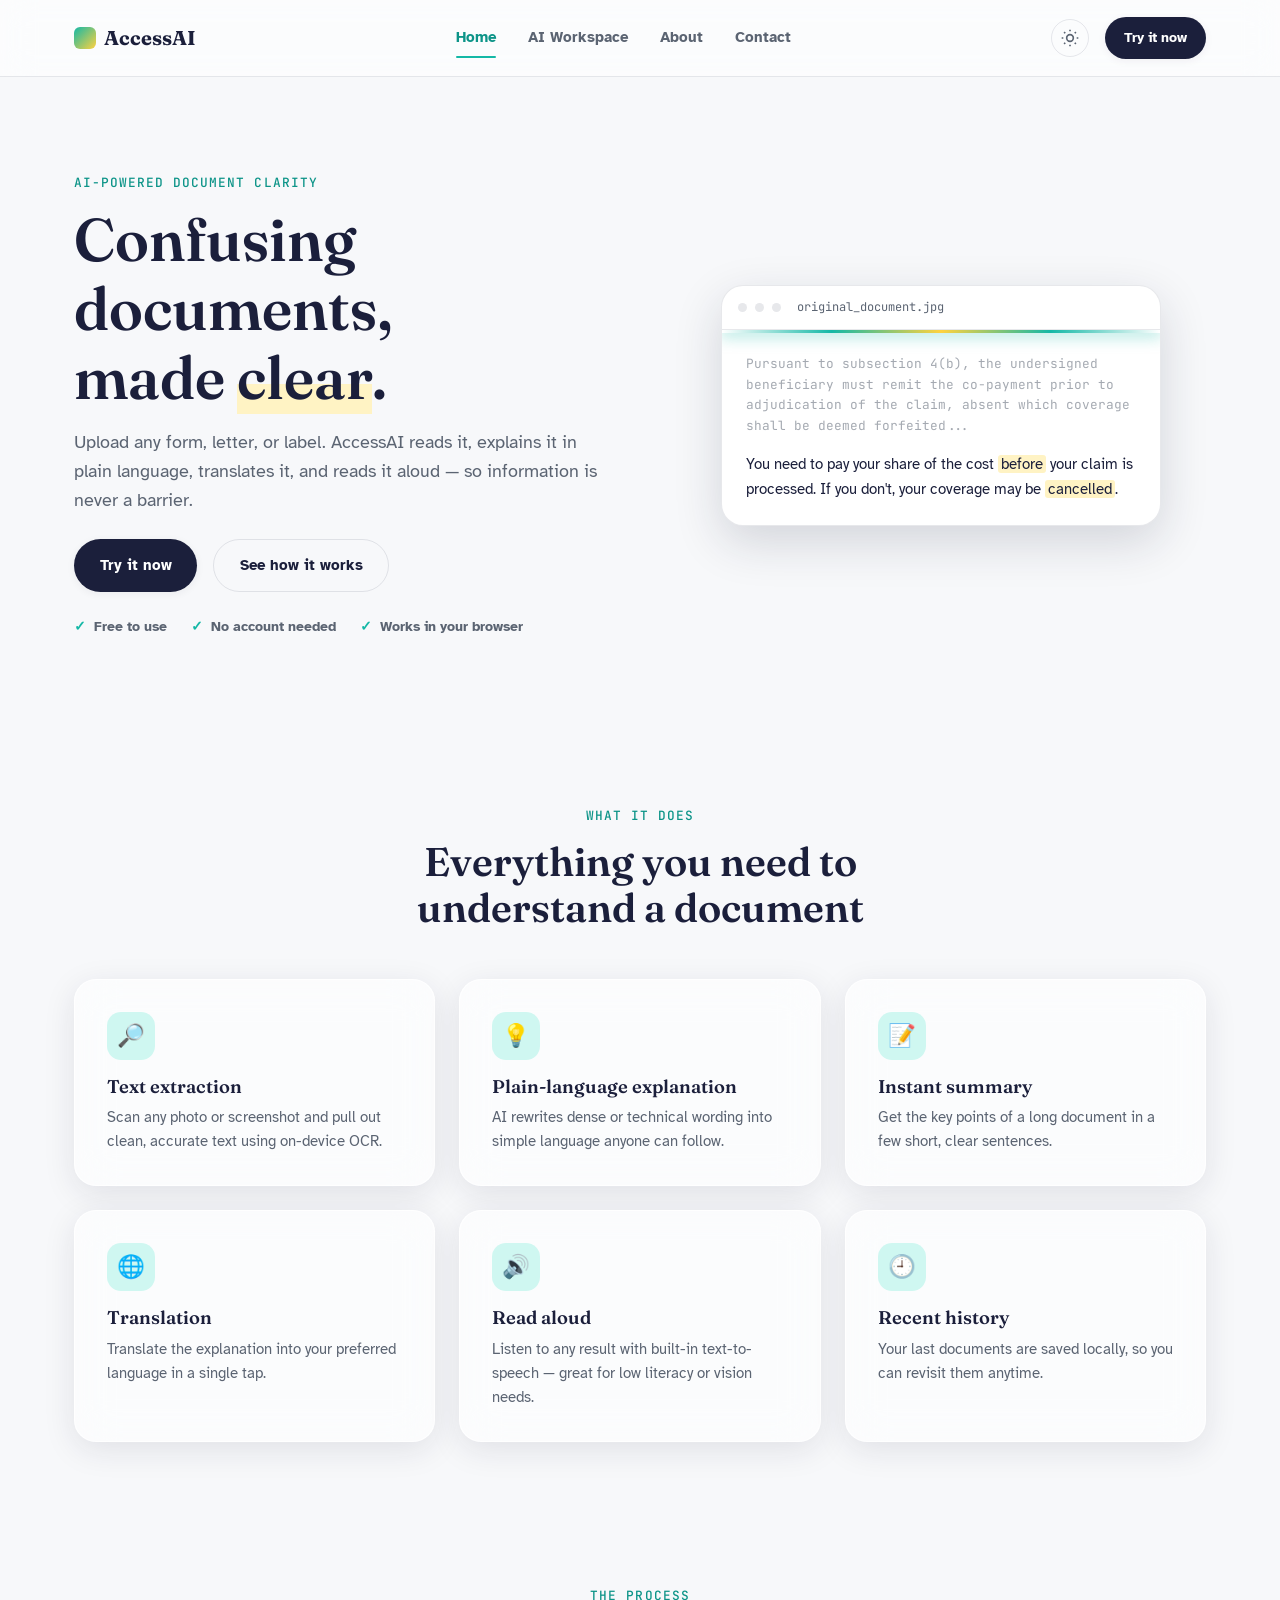
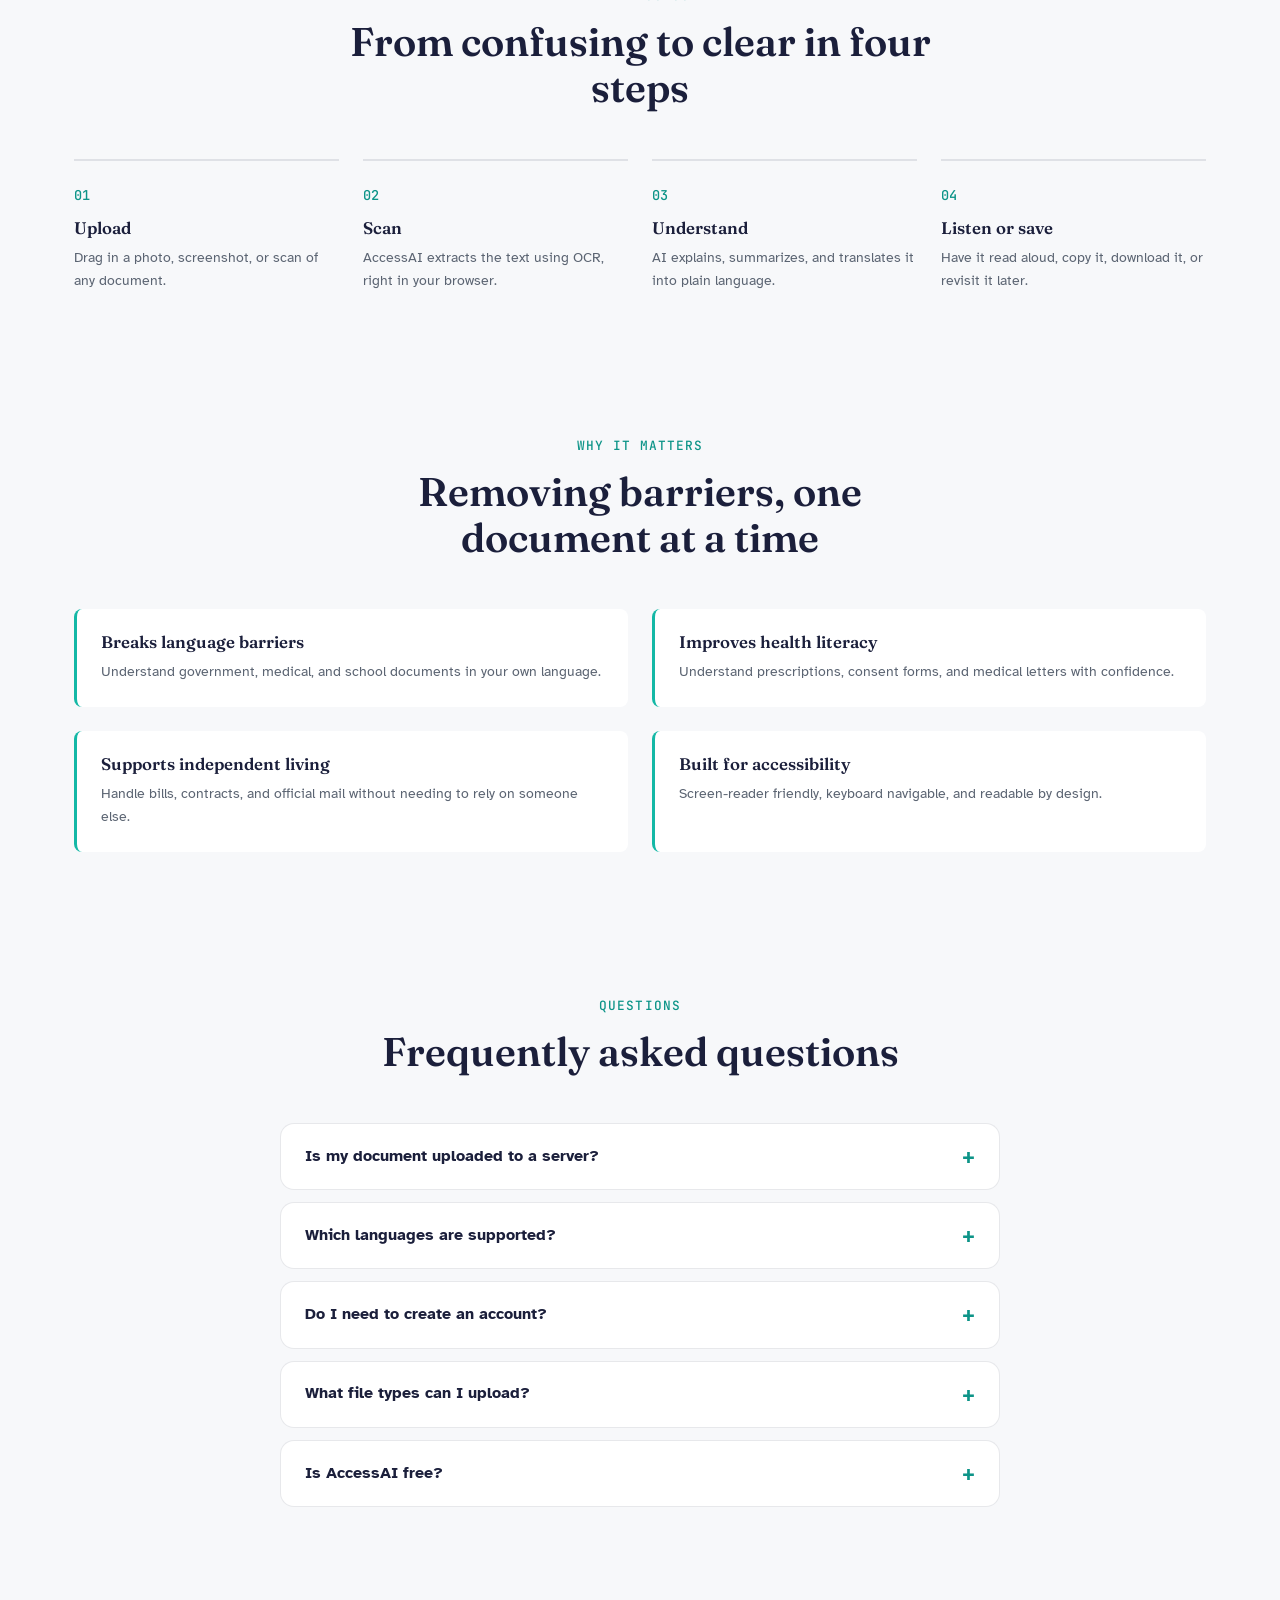
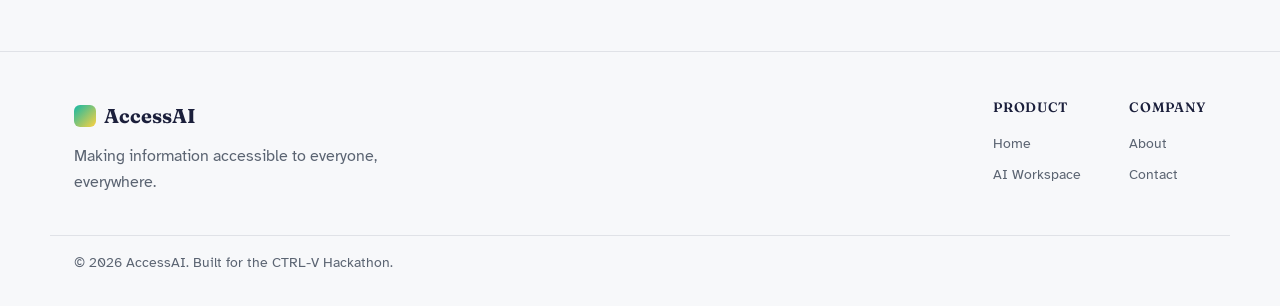
<file: index.html>
<!DOCTYPE html>
<html lang="en">
<head>
<meta charset="UTF-8">
<meta name="viewport" content="width=device-width, initial-scale=1.0">
<title>AccessAI — Understand any document, instantly</title>
<meta name="description" content="AccessAI extracts, explains, translates, and reads aloud any document or image — breaking down barriers to education, healthcare, and services.">
<link rel="preconnect" href="https://fonts.googleapis.com">
<link rel="preconnect" href="https://fonts.gstatic.com" crossorigin>
<link href="https://fonts.googleapis.com/css2?family=Fraunces:opsz,wght@9..144,400;9..144,600;9..144,700&family=Atkinson+Hyperlegible:wght@400;700&family=JetBrains+Mono:wght@400;500&display=swap" rel="stylesheet">
<link rel="stylesheet" href="css/style.css">
<link rel="stylesheet" href="css/themes.css">
<link rel="stylesheet" href="css/animations.css">
</head>
<body>
<a class="skip-link" href="#main-content">Skip to main content</a>

<!-- ===== NAV ===== -->
<header class="site-header">
  <nav class="nav-bar" aria-label="Main navigation">
    <a href="index.html" class="logo" aria-label="AccessAI home">
      <span class="logo-mark" aria-hidden="true"></span>
      AccessAI
    </a>
    <button class="nav-toggle" id="navToggle" aria-expanded="false" aria-controls="navLinks" aria-label="Open menu">
      <span></span><span></span><span></span>
    </button>
    <ul class="nav-links" id="navLinks">
      <li><a href="index.html" aria-current="page">Home</a></li>
      <li><a href="workspace.html">AI Workspace</a></li>
      <li><a href="about.html">About</a></li>
      <li><a href="contact.html">Contact</a></li>
    </ul>
    <div class="nav-actions">
      <button id="themeToggle" class="theme-toggle" aria-label="Switch to dark mode" aria-pressed="false">
        <svg class="icon-sun" width="20" height="20" viewBox="0 0 24 24" fill="none" stroke="currentColor" stroke-width="2" aria-hidden="true"><circle cx="12" cy="12" r="4"/><path d="M12 2v2M12 20v2M4.9 4.9l1.4 1.4M17.7 17.7l1.4 1.4M2 12h2M20 12h2M4.9 19.1l1.4-1.4M17.7 6.3l1.4-1.4"/></svg>
        <svg class="icon-moon" width="20" height="20" viewBox="0 0 24 24" fill="none" stroke="currentColor" stroke-width="2" aria-hidden="true"><path d="M21 12.79A9 9 0 1 1 11.21 3 7 7 0 0 0 21 12.79z"/></svg>
      </button>
      <a href="workspace.html" class="btn btn-primary btn-small">Try it now</a>
    </div>
  </nav>
</header>

<main id="main-content">

  <!-- ===== HERO ===== -->
  <section class="hero" aria-labelledby="hero-heading">
    <div class="hero-copy">
      <p class="eyebrow">AI-powered document clarity</p>
      <h1 id="hero-heading">Confusing documents,<br>made <span class="highlight-word">clear</span>.</h1>
      <p class="hero-sub">Upload any form, letter, or label. AccessAI reads it, explains it in plain language, translates it, and reads it aloud — so information is never a barrier.</p>
      <div class="hero-cta">
        <a href="workspace.html" class="btn btn-primary">Try it now</a>
        <a href="#how-it-works" class="btn btn-ghost">See how it works</a>
      </div>
      <ul class="hero-trust" aria-label="Key capabilities">
        <li>Free to use</li>
        <li>No account needed</li>
        <li>Works in your browser</li>
      </ul>
    </div>

    <div class="hero-visual" aria-hidden="true">
      <div class="scan-card">
        <div class="scan-card-header">
          <span class="dot"></span><span class="dot"></span><span class="dot"></span>
          <span class="scan-card-title">original_document.jpg</span>
        </div>
        <div class="scan-body">
          <p class="scan-text-raw">Pursuant to subsection 4(b), the undersigned beneficiary must remit the co-payment prior to adjudication of the claim, absent which coverage shall be deemed forfeited...</p>
          <p class="scan-text-clear">You need to pay your share of the cost <mark>before</mark> your claim is processed. If you don't, your coverage may be <mark>cancelled</mark>.</p>
          <div class="scan-sweep"></div>
        </div>
      </div>
    </div>
  </section>

  <!-- ===== FEATURES ===== -->
  <section class="features" id="features" aria-labelledby="features-heading">
    <div class="section-head">
      <p class="eyebrow">What it does</p>
      <h2 id="features-heading">Everything you need to understand a document</h2>
    </div>
    <div class="feature-grid">
      <article class="feature-card glass">
        <div class="feature-icon" aria-hidden="true">🔎</div>
        <h3>Text extraction</h3>
        <p>Scan any photo or screenshot and pull out clean, accurate text using on-device OCR.</p>
      </article>
      <article class="feature-card glass">
        <div class="feature-icon" aria-hidden="true">💡</div>
        <h3>Plain-language explanation</h3>
        <p>AI rewrites dense or technical wording into simple language anyone can follow.</p>
      </article>
      <article class="feature-card glass">
        <div class="feature-icon" aria-hidden="true">📝</div>
        <h3>Instant summary</h3>
        <p>Get the key points of a long document in a few short, clear sentences.</p>
      </article>
      <article class="feature-card glass">
        <div class="feature-icon" aria-hidden="true">🌐</div>
        <h3>Translation</h3>
        <p>Translate the explanation into your preferred language in a single tap.</p>
      </article>
      <article class="feature-card glass">
        <div class="feature-icon" aria-hidden="true">🔊</div>
        <h3>Read aloud</h3>
        <p>Listen to any result with built-in text-to-speech — great for low literacy or vision needs.</p>
      </article>
      <article class="feature-card glass">
        <div class="feature-icon" aria-hidden="true">🕘</div>
        <h3>Recent history</h3>
        <p>Your last documents are saved locally, so you can revisit them anytime.</p>
      </article>
    </div>
  </section>

  <!-- ===== HOW IT WORKS ===== -->
  <section class="how-it-works" id="how-it-works" aria-labelledby="how-heading">
    <div class="section-head">
      <p class="eyebrow">The process</p>
      <h2 id="how-heading">From confusing to clear in four steps</h2>
    </div>
    <ol class="steps">
      <li class="step">
        <span class="step-number">01</span>
        <h3>Upload</h3>
        <p>Drag in a photo, screenshot, or scan of any document.</p>
      </li>
      <li class="step">
        <span class="step-number">02</span>
        <h3>Scan</h3>
        <p>AccessAI extracts the text using OCR, right in your browser.</p>
      </li>
      <li class="step">
        <span class="step-number">03</span>
        <h3>Understand</h3>
        <p>AI explains, summarizes, and translates it into plain language.</p>
      </li>
      <li class="step">
        <span class="step-number">04</span>
        <h3>Listen or save</h3>
        <p>Have it read aloud, copy it, download it, or revisit it later.</p>
      </li>
    </ol>
  </section>

  <!-- ===== BENEFITS ===== -->
  <section class="benefits" aria-labelledby="benefits-heading">
    <div class="section-head">
      <p class="eyebrow">Why it matters</p>
      <h2 id="benefits-heading">Removing barriers, one document at a time</h2>
    </div>
    <div class="benefits-grid">
      <div class="benefit">
        <h3>Breaks language barriers</h3>
        <p>Understand government, medical, and school documents in your own language.</p>
      </div>
      <div class="benefit">
        <h3>Improves health literacy</h3>
        <p>Understand prescriptions, consent forms, and medical letters with confidence.</p>
      </div>
      <div class="benefit">
        <h3>Supports independent living</h3>
        <p>Handle bills, contracts, and official mail without needing to rely on someone else.</p>
      </div>
      <div class="benefit">
        <h3>Built for accessibility</h3>
        <p>Screen-reader friendly, keyboard navigable, and readable by design.</p>
      </div>
    </div>
  </section>

  <!-- ===== FAQ ===== -->
  <section class="faq" aria-labelledby="faq-heading">
    <div class="section-head">
      <p class="eyebrow">Questions</p>
      <h2 id="faq-heading">Frequently asked questions</h2>
    </div>
    <div class="faq-list">
      <details class="faq-item">
        <summary>Is my document uploaded to a server?</summary>
        <p>Text extraction happens locally in your browser using OCR. Only the extracted text is sent to the AI model for explanation, summary, or translation.</p>
      </details>
      <details class="faq-item">
        <summary>Which languages are supported?</summary>
        <p>You can translate results into any major world language supported by the AI model, including Spanish, Hindi, Mandarin, Arabic, French, and more.</p>
      </details>
      <details class="faq-item">
        <summary>Do I need to create an account?</summary>
        <p>No. AccessAI works entirely in your browser with no sign-up required. Your history is saved locally on your device.</p>
      </details>
      <details class="faq-item">
        <summary>What file types can I upload?</summary>
        <p>You can upload common image formats like JPG, PNG, and WEBP — photos, screenshots, or scans all work.</p>
      </details>
      <details class="faq-item">
        <summary>Is AccessAI free?</summary>
        <p>Yes, AccessAI is completely free to use.</p>
      </details>
    </div>
  </section>

</main>

<!-- ===== FOOTER ===== -->
<footer class="site-footer">
  <div class="footer-top">
    <div class="footer-brand">
      <a href="index.html" class="logo"><span class="logo-mark" aria-hidden="true"></span>AccessAI</a>
      <p>Making information accessible to everyone, everywhere.</p>
    </div>
    <nav class="footer-links" aria-label="Footer navigation">
      <div>
        <h4>Product</h4>
        <a href="index.html">Home</a>
        <a href="workspace.html">AI Workspace</a>
      </div>
      <div>
        <h4>Company</h4>
        <a href="about.html">About</a>
        <a href="contact.html">Contact</a>
      </div>
    </nav>
  </div>
  <div class="footer-bottom">
    <p>&copy; 2026 AccessAI. Built for the CTRL-V Hackathon.</p>
  </div>
</footer>

<script src="js/utils.js"></script>
<script src="js/storage.js"></script>
<script src="js/main.js"></script>
</body>
</html>
</file>
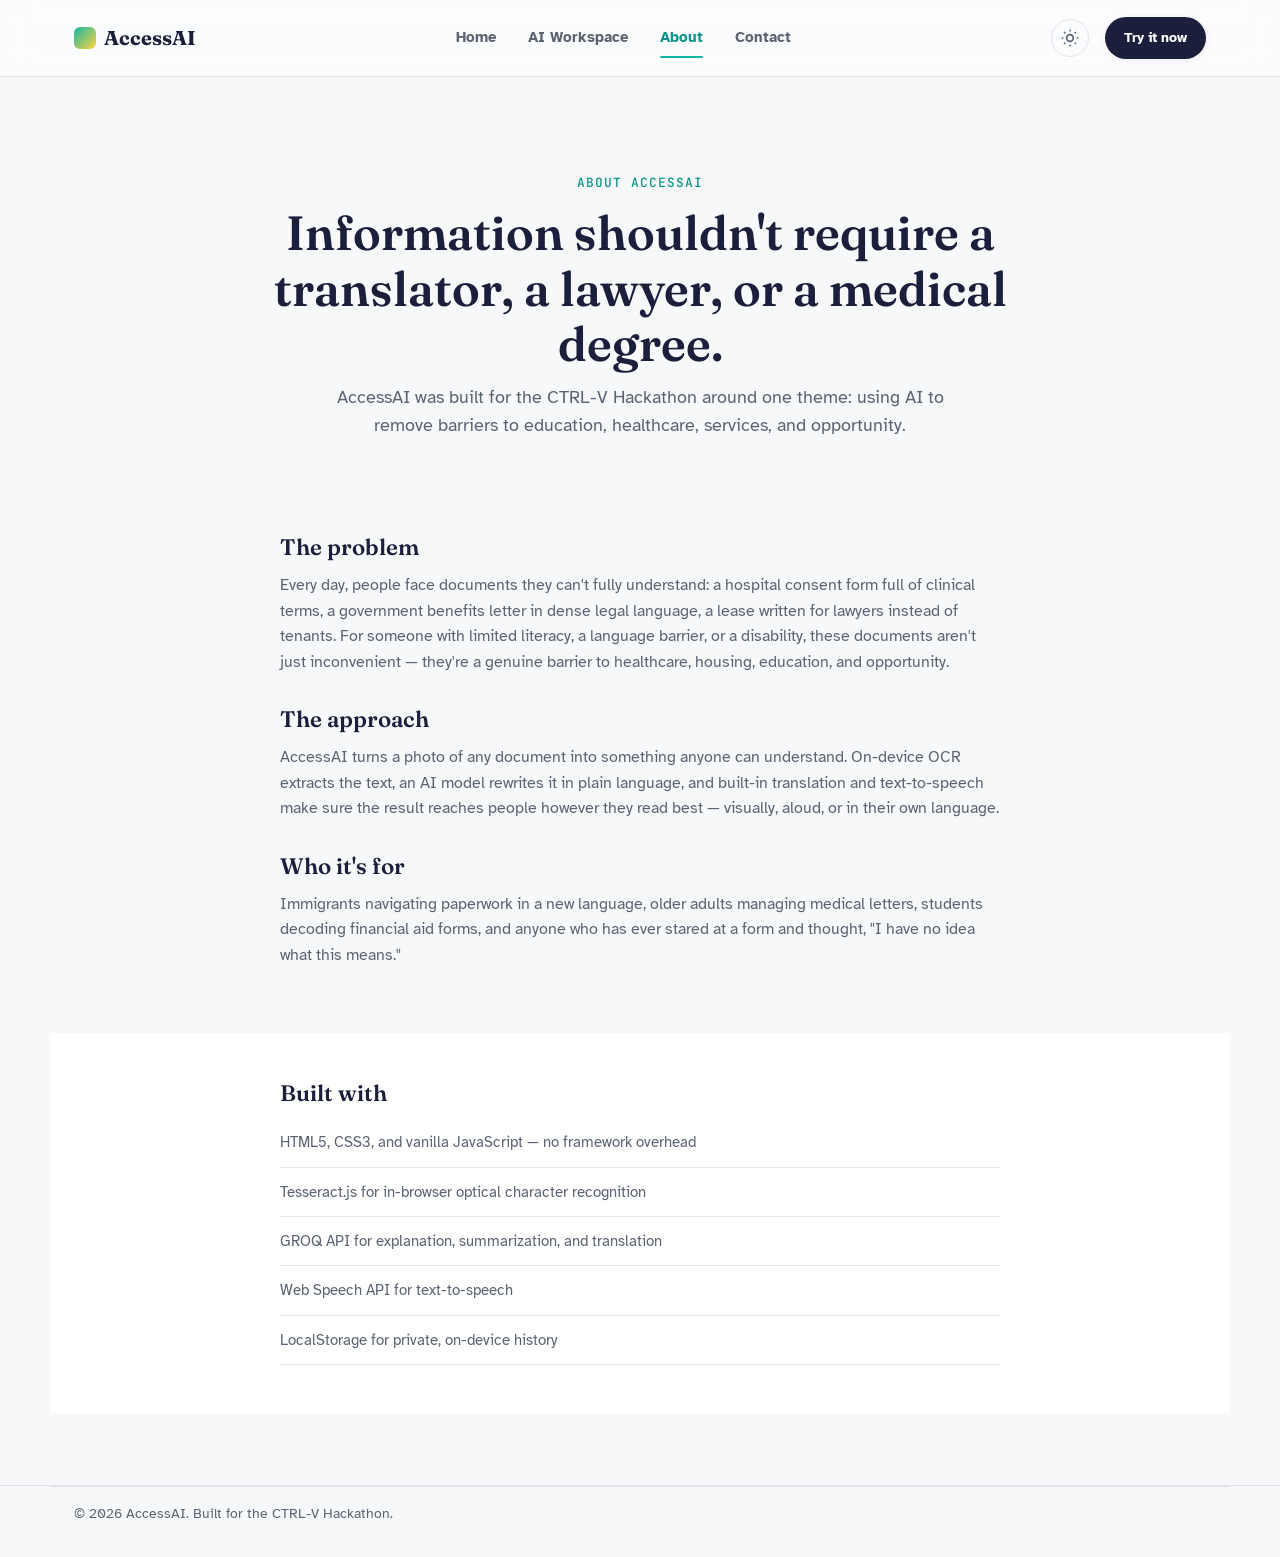
<file: about.html>
<!DOCTYPE html>
<html lang="en">
<head>
<meta charset="UTF-8">
<meta name="viewport" content="width=device-width, initial-scale=1.0">
<title>About — AccessAI</title>
<meta name="description" content="AccessAI's mission is to remove barriers to information by making any document instantly understandable.">
<link rel="preconnect" href="https://fonts.googleapis.com">
<link rel="preconnect" href="https://fonts.gstatic.com" crossorigin>
<link href="https://fonts.googleapis.com/css2?family=Fraunces:opsz,wght@9..144,400;9..144,600;9..144,700&family=Atkinson+Hyperlegible:wght@400;700&family=JetBrains+Mono:wght@400;500&display=swap" rel="stylesheet">
<link rel="stylesheet" href="css/style.css">
<link rel="stylesheet" href="css/themes.css">
<link rel="stylesheet" href="css/animations.css">
</head>
<body>
<a class="skip-link" href="#main-content">Skip to main content</a>

<header class="site-header">
  <nav class="nav-bar" aria-label="Main navigation">
    <a href="index.html" class="logo" aria-label="AccessAI home">
      <span class="logo-mark" aria-hidden="true"></span>
      AccessAI
    </a>
    <button class="nav-toggle" id="navToggle" aria-expanded="false" aria-controls="navLinks" aria-label="Open menu">
      <span></span><span></span><span></span>
    </button>
    <ul class="nav-links" id="navLinks">
      <li><a href="index.html">Home</a></li>
      <li><a href="workspace.html">AI Workspace</a></li>
      <li><a href="about.html" aria-current="page">About</a></li>
      <li><a href="contact.html">Contact</a></li>
    </ul>
    <div class="nav-actions">
      <button id="themeToggle" class="theme-toggle" aria-label="Switch to dark mode" aria-pressed="false">
        <svg class="icon-sun" width="20" height="20" viewBox="0 0 24 24" fill="none" stroke="currentColor" stroke-width="2" aria-hidden="true"><circle cx="12" cy="12" r="4"/><path d="M12 2v2M12 20v2M4.9 4.9l1.4 1.4M17.7 17.7l1.4 1.4M2 12h2M20 12h2M4.9 19.1l1.4-1.4M17.7 6.3l1.4-1.4"/></svg>
        <svg class="icon-moon" width="20" height="20" viewBox="0 0 24 24" fill="none" stroke="currentColor" stroke-width="2" aria-hidden="true"><path d="M21 12.79A9 9 0 1 1 11.21 3 7 7 0 0 0 21 12.79z"/></svg>
      </button>
      <a href="workspace.html" class="btn btn-primary btn-small">Try it now</a>
    </div>
  </nav>
</header>

<main id="main-content">
  <section class="page-hero">
    <p class="eyebrow">About AccessAI</p>
    <h1>Information shouldn't require a translator, a lawyer, or a medical degree.</h1>
    <p class="page-hero-sub">AccessAI was built for the CTRL-V Hackathon around one theme: using AI to remove barriers to education, healthcare, services, and opportunity.</p>
  </section>

  <section class="content-block">
    <div class="content-narrow">
      <h2>The problem</h2>
      <p>Every day, people face documents they can't fully understand: a hospital consent form full of clinical terms, a government benefits letter in dense legal language, a lease written for lawyers instead of tenants. For someone with limited literacy, a language barrier, or a disability, these documents aren't just inconvenient — they're a genuine barrier to healthcare, housing, education, and opportunity.</p>

      <h2>The approach</h2>
      <p>AccessAI turns a photo of any document into something anyone can understand. On-device OCR extracts the text, an AI model rewrites it in plain language, and built-in translation and text-to-speech make sure the result reaches people however they read best — visually, aloud, or in their own language.</p>

      <h2>Who it's for</h2>
      <p>Immigrants navigating paperwork in a new language, older adults managing medical letters, students decoding financial aid forms, and anyone who has ever stared at a form and thought, "I have no idea what this means."</p>
    </div>
  </section>

  <section class="content-block alt">
    <div class="content-narrow">
      <h2>Built with</h2>
      <ul class="tech-list">
        <li>HTML5, CSS3, and vanilla JavaScript — no framework overhead</li>
        <li>Tesseract.js for in-browser optical character recognition</li>
        <li>GROQ API for explanation, summarization, and translation</li>
        <li>Web Speech API for text-to-speech</li>
        <li>LocalStorage for private, on-device history</li>
      </ul>
    </div>
  </section>
</main>

<footer class="site-footer">
  <div class="footer-bottom">
    <p>&copy; 2026 AccessAI. Built for the CTRL-V Hackathon.</p>
  </div>
</footer>

<script src="js/utils.js"></script>
<script src="js/storage.js"></script>
<script src="js/main.js"></script>
</body>
</html>
</file>
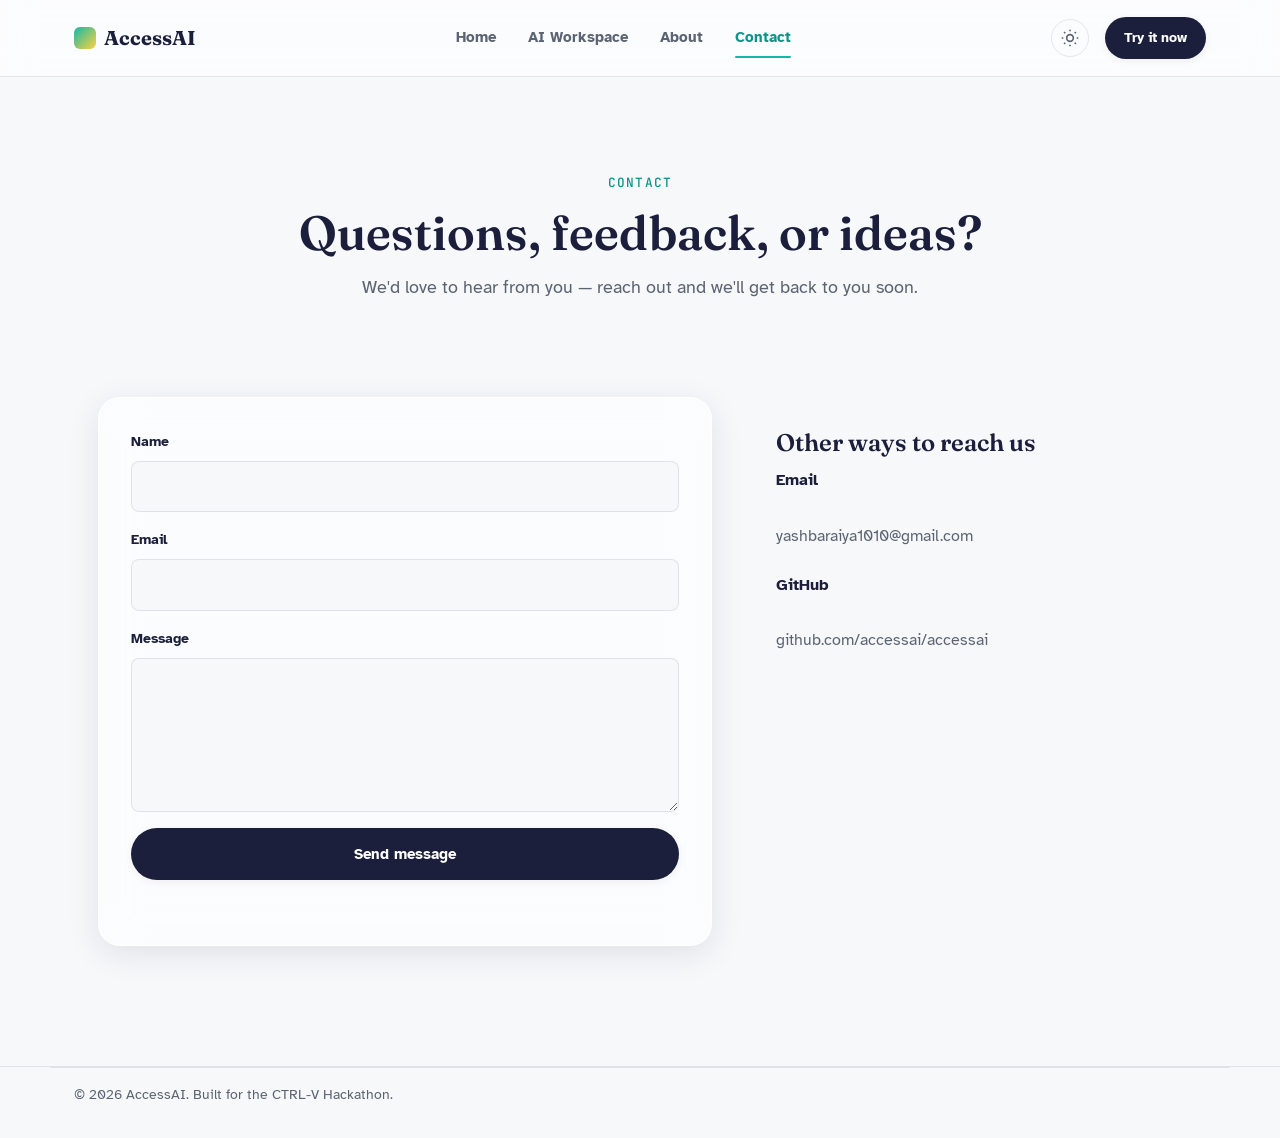
<file: contact.html>
<!DOCTYPE html>
<html lang="en">
<head>
<meta charset="UTF-8">
<meta name="viewport" content="width=device-width, initial-scale=1.0">
<title>Contact — AccessAI</title>
<meta name="description" content="Get in touch with the AccessAI team.">
<link rel="preconnect" href="https://fonts.googleapis.com">
<link rel="preconnect" href="https://fonts.gstatic.com" crossorigin>
<link href="https://fonts.googleapis.com/css2?family=Fraunces:opsz,wght@9..144,400;9..144,600;9..144,700&family=Atkinson+Hyperlegible:wght@400;700&family=JetBrains+Mono:wght@400;500&display=swap" rel="stylesheet">
<link rel="stylesheet" href="css/style.css">
<link rel="stylesheet" href="css/themes.css">
<link rel="stylesheet" href="css/animations.css">
</head>
<body>
<a class="skip-link" href="#main-content">Skip to main content</a>

<header class="site-header">
  <nav class="nav-bar" aria-label="Main navigation">
    <a href="index.html" class="logo" aria-label="AccessAI home">
      <span class="logo-mark" aria-hidden="true"></span>
      AccessAI
    </a>
    <button class="nav-toggle" id="navToggle" aria-expanded="false" aria-controls="navLinks" aria-label="Open menu">
      <span></span><span></span><span></span>
    </button>
    <ul class="nav-links" id="navLinks">
      <li><a href="index.html">Home</a></li>
      <li><a href="workspace.html">AI Workspace</a></li>
      <li><a href="about.html">About</a></li>
      <li><a href="contact.html" aria-current="page">Contact</a></li>
    </ul>
    <div class="nav-actions">
      <button id="themeToggle" class="theme-toggle" aria-label="Switch to dark mode" aria-pressed="false">
        <svg class="icon-sun" width="20" height="20" viewBox="0 0 24 24" fill="none" stroke="currentColor" stroke-width="2" aria-hidden="true"><circle cx="12" cy="12" r="4"/><path d="M12 2v2M12 20v2M4.9 4.9l1.4 1.4M17.7 17.7l1.4 1.4M2 12h2M20 12h2M4.9 19.1l1.4-1.4M17.7 6.3l1.4-1.4"/></svg>
        <svg class="icon-moon" width="20" height="20" viewBox="0 0 24 24" fill="none" stroke="currentColor" stroke-width="2" aria-hidden="true"><path d="M21 12.79A9 9 0 1 1 11.21 3 7 7 0 0 0 21 12.79z"/></svg>
      </button>
      <a href="workspace.html" class="btn btn-primary btn-small">Try it now</a>
    </div>
  </nav>
</header>

<main id="main-content">
  <section class="page-hero">
    <p class="eyebrow">Contact</p>
    <h1>Questions, feedback, or ideas?</h1>
    <p class="page-hero-sub">We'd love to hear from you — reach out and we'll get back to you soon.</p>
  </section>

  <section class="content-block">
    <div class="contact-grid">
      <form class="contact-form glass" id="contactForm" novalidate>
        <div class="form-field">
          <label for="nameInput">Name</label>
          <input type="text" id="nameInput" name="name" autocomplete="name" required>
        </div>
        <div class="form-field">
          <label for="emailInput">Email</label>
          <input type="email" id="emailInput" name="email" autocomplete="email" required>
        </div>
        <div class="form-field">
          <label for="messageInput">Message</label>
          <textarea id="messageInput" name="message" rows="5" required></textarea>
        </div>
        <button type="submit" class="btn btn-primary">Send message</button>
        <p class="form-status" id="formStatus" role="status" aria-live="polite"></p>
      </form>

      <div class="contact-info">
        <h2>Other ways to reach us</h2>
        <ul>
          <li><strong>Email</strong><br>yashbaraiya1010@gmail.com</li>
          <li><strong>GitHub</strong><br>github.com/accessai/accessai</li>
        </ul>
      </div>
    </div>
  </section>
</main>

<footer class="site-footer">
  <div class="footer-bottom">
    <p>&copy; 2026 AccessAI. Built for the CTRL-V Hackathon.</p>
  </div>
</footer>

<script src="js/utils.js"></script>
<script src="js/storage.js"></script>
<script src="js/main.js"></script>
</body>
</html>
</file>
<file: css/style.css>
/* ==========================================================================
   STYLE.CSS — Global layout & components
   ========================================================================== */

/* ---- Reset ---- */
*, *::before, *::after { box-sizing: border-box; }
html { scroll-behavior: smooth; }
body {
  margin: 0;
  background: var(--surface-bg);
  color: var(--text-primary);
  font-family: var(--font-body);
  font-size: 16px;
  line-height: 1.6;
  -webkit-font-smoothing: antialiased;
  transition: background var(--duration-med) var(--ease-out), color var(--duration-med) var(--ease-out);
}
img { max-width: 100%; display: block; }
a { color: inherit; text-decoration: none; }
ul, ol { list-style: none; margin: 0; padding: 0; }
button, input, select, textarea { font: inherit; color: inherit; }
button { cursor: pointer; background: none; border: none; }
h1, h2, h3, h4 { font-family: var(--font-display); font-weight: 600; line-height: 1.15; margin: 0 0 var(--space-3); color: var(--text-primary); }
p { margin: 0 0 var(--space-4); color: var(--text-secondary); }

/* ---- Accessibility helpers ---- */
.visually-hidden {
  position: absolute; width: 1px; height: 1px; padding: 0; margin: -1px;
  overflow: hidden; clip: rect(0,0,0,0); white-space: nowrap; border: 0;
}
.skip-link {
  position: absolute; top: -60px; left: var(--space-4);
  background: var(--color-ink); color: var(--text-inverse);
  padding: var(--space-3) var(--space-5); border-radius: var(--radius-sm);
  z-index: 1000; transition: top var(--duration-fast);
}
.skip-link:focus { top: var(--space-4); }
:focus-visible {
  outline: 2px solid var(--color-teal);
  outline-offset: 2px;
  border-radius: 4px;
}

/* ---- Layout containers ---- */
.hero, .features, .how-it-works, .benefits, .faq,
.page-hero, .content-block, .workspace, .history-section {
  max-width: var(--container-max);
  margin: 0 auto;
  padding-left: var(--space-5);
  padding-right: var(--space-5);
}

/* ==========================================================================
   HEADER / NAV
   ========================================================================== */
.site-header {
  position: sticky; top: 0; z-index: 100;
  background: var(--surface-glass);
  backdrop-filter: blur(16px) saturate(160%);
  -webkit-backdrop-filter: blur(16px) saturate(160%);
  border-bottom: 1px solid var(--color-border);
}
.nav-bar {
  max-width: var(--container-max);
  margin: 0 auto;
  height: var(--header-height);
  display: flex; align-items: center; justify-content: space-between;
  padding: 0 var(--space-5);
  gap: var(--space-5);
}
.logo {
  display: flex; align-items: center; gap: var(--space-2);
  font-family: var(--font-display); font-weight: 700; font-size: 1.25rem;
  color: var(--text-primary); flex-shrink: 0;
}
.logo-mark {
  width: 22px; height: 22px; border-radius: 6px;
  background: linear-gradient(135deg, var(--color-teal), var(--color-highlight));
  display: inline-block;
}
.nav-links {
  display: flex; gap: var(--space-6); flex: 1; justify-content: center;
}
.nav-links a {
  font-weight: 700; font-size: 0.95rem; color: var(--text-secondary);
  padding: var(--space-2) 0; position: relative;
  transition: color var(--duration-fast);
}
.nav-links a:hover, .nav-links a[aria-current="page"] { color: var(--color-teal-dark); }
.nav-links a[aria-current="page"]::after {
  content: ""; position: absolute; left: 0; right: 0; bottom: -4px;
  height: 2px; background: var(--color-teal);
  border-radius: var(--radius-full);
}
.nav-actions { display: flex; align-items: center; gap: var(--space-4); }
.theme-toggle {
  width: 38px; height: 38px; border-radius: var(--radius-full);
  display: flex; align-items: center; justify-content: center;
  border: 1px solid var(--color-border); color: var(--text-secondary);
  transition: background var(--duration-fast), color var(--duration-fast);
}
.theme-toggle:hover { background: var(--color-teal-light); color: var(--color-teal-dark); }
.icon-moon { display: none; }
[data-theme="dark"] .icon-sun { display: none; }
[data-theme="dark"] .icon-moon { display: block; }

.nav-toggle {
  display: none; flex-direction: column; gap: 5px; width: 32px; height: 32px;
  align-items: center; justify-content: center;
}
.nav-toggle span {
  width: 22px; height: 2px; background: var(--text-primary); border-radius: 2px;
  transition: transform var(--duration-fast), opacity var(--duration-fast);
}

/* ==========================================================================
   BUTTONS
   ========================================================================== */
.btn {
  display: inline-flex; align-items: center; justify-content: center; gap: var(--space-2);
  padding: 0.85rem 1.6rem; border-radius: var(--radius-full);
  font-weight: 700; font-size: 0.95rem; white-space: nowrap;
  transition: transform var(--duration-fast) var(--ease-out), box-shadow var(--duration-fast), background var(--duration-fast), opacity var(--duration-fast);
}
.btn:active { transform: translateY(1px); }
.btn:disabled { opacity: 0.45; cursor: not-allowed; }
.btn-primary {
  background: var(--color-ink); color: var(--text-inverse);
  box-shadow: var(--shadow-sm);
}
.btn-primary:not(:disabled):hover { box-shadow: var(--shadow-md); transform: translateY(-2px); }
[data-theme="dark"] .btn-primary { background: var(--color-teal); color: var(--text-on-accent); }
.btn-secondary {
  background: var(--color-teal-light); color: var(--color-teal-dark);
}
.btn-secondary:not(:disabled):hover { background: var(--color-teal); color: #fff; }
.btn-ghost {
  background: transparent; color: var(--text-primary); border: 1px solid var(--color-border);
}
.btn-ghost:not(:disabled):hover { background: var(--color-border); }
.btn-small { padding: 0.6rem 1.2rem; font-size: 0.875rem; }
.btn-icon {
  background: var(--surface-card); border: 1px solid var(--color-border);
  padding: 0.6rem 1rem; border-radius: var(--radius-md); font-size: 0.85rem; font-weight: 700;
}
.btn-icon:not(:disabled):hover { border-color: var(--color-teal); color: var(--color-teal-dark); }

/* ==========================================================================
   GLASSMORPHISM CARD
   ========================================================================== */
.glass {
  background: var(--surface-glass);
  border: 1px solid var(--surface-glass-border);
  backdrop-filter: blur(20px) saturate(160%);
  -webkit-backdrop-filter: blur(20px) saturate(160%);
  box-shadow: var(--shadow-glass);
  border-radius: var(--radius-lg);
}

/* ==========================================================================
   HERO (Home)
   ========================================================================== */
.hero {
  display: grid; grid-template-columns: 1fr 1fr; gap: var(--space-8);
  align-items: center; padding-top: var(--space-9); padding-bottom: var(--space-9);
}
.eyebrow {
  font-family: var(--font-mono); text-transform: uppercase; letter-spacing: 0.08em;
  font-size: 0.8rem; font-weight: 500; color: var(--color-teal-dark); margin-bottom: var(--space-3);
}
.hero h1 {
  font-size: clamp(2.5rem, 5vw, 3.75rem); margin-bottom: var(--space-4);
}
.highlight-word {
  background: linear-gradient(180deg, transparent 60%, var(--color-highlight-soft) 60%);
  color: var(--color-ink); position: relative;
}
[data-theme="dark"] .highlight-word { color: var(--color-highlight); background: none; }
.hero-sub { font-size: 1.125rem; max-width: 46ch; margin-bottom: var(--space-5); }
.hero-cta { display: flex; gap: var(--space-4); flex-wrap: wrap; margin-bottom: var(--space-5); }
.hero-trust { display: flex; gap: var(--space-5); flex-wrap: wrap; }
.hero-trust li {
  font-size: 0.85rem; font-weight: 700; color: var(--text-secondary);
  display: flex; align-items: center; gap: var(--space-2);
}
.hero-trust li::before { content: "✓"; color: var(--color-teal); font-weight: 700; }

.hero-visual { display: flex; justify-content: center; }
.scan-card {
  width: 100%; max-width: 440px; border-radius: var(--radius-lg);
  background: var(--surface-card); box-shadow: var(--shadow-lg);
  border: 1px solid var(--color-border); overflow: hidden;
}
.scan-card-header {
  display: flex; align-items: center; gap: var(--space-2);
  padding: var(--space-3) var(--space-4); border-bottom: 1px solid var(--color-border);
}
.scan-card-header .dot { width: 9px; height: 9px; border-radius: 50%; background: var(--color-border); }
.scan-card-title {
  font-family: var(--font-mono); font-size: 0.75rem; color: var(--text-secondary);
  margin-left: var(--space-2);
}
.scan-body { position: relative; padding: var(--space-5); overflow: hidden; }
.scan-text-raw {
  font-family: var(--font-mono); font-size: 0.8rem; color: var(--text-secondary);
  opacity: 0.55; margin-bottom: var(--space-4);
}
.scan-text-clear { font-size: 0.95rem; color: var(--text-primary); margin: 0; }
.scan-text-clear mark {
  background: var(--color-highlight-soft); color: inherit; padding: 0 3px; border-radius: 3px;
}

/* ==========================================================================
   SECTION HEAD
   ========================================================================== */
.section-head { text-align: center; max-width: 640px; margin: 0 auto var(--space-7); }
.section-head h2 { font-size: clamp(1.75rem, 3.5vw, 2.5rem); }
.features, .how-it-works, .benefits, .faq { padding-top: var(--space-8); padding-bottom: var(--space-8); }

/* ==========================================================================
   FEATURES
   ========================================================================== */
.feature-grid {
  display: grid; grid-template-columns: repeat(3, 1fr); gap: var(--space-5);
}
.feature-card { padding: var(--space-6); transition: transform var(--duration-med) var(--ease-out); }
.feature-card:hover { transform: translateY(-6px); }
.feature-icon {
  width: 48px; height: 48px; border-radius: var(--radius-md);
  display: flex; align-items: center; justify-content: center; font-size: 1.4rem;
  background: var(--color-teal-light); margin-bottom: var(--space-4);
}
.feature-card h3 { font-size: 1.15rem; margin-bottom: var(--space-2); }
.feature-card p { margin: 0; font-size: 0.95rem; }

/* ==========================================================================
   HOW IT WORKS
   ========================================================================== */
.steps {
  display: grid; grid-template-columns: repeat(4, 1fr); gap: var(--space-5);
  counter-reset: step;
}
.step { position: relative; padding-top: var(--space-5); border-top: 2px solid var(--color-border); }
.step-number {
  font-family: var(--font-mono); font-size: 0.85rem; font-weight: 500;
  color: var(--color-teal-dark); display: block; margin-bottom: var(--space-3);
}
.step h3 { font-size: 1.05rem; margin-bottom: var(--space-2); }
.step p { font-size: 0.9rem; margin: 0; }

/* ==========================================================================
   BENEFITS
   ========================================================================== */
.benefits-grid { display: grid; grid-template-columns: repeat(2, 1fr); gap: var(--space-5); }
.benefit {
  padding: var(--space-5); border-left: 3px solid var(--color-teal);
  background: var(--surface-card); border-radius: var(--radius-sm);
}
.benefit h3 { font-size: 1.05rem; margin-bottom: var(--space-2); }
.benefit p { margin: 0; font-size: 0.9rem; }

/* ==========================================================================
   FAQ
   ========================================================================== */
.faq-list { max-width: 720px; margin: 0 auto; display: flex; flex-direction: column; gap: var(--space-3); }
.faq-item {
  background: var(--surface-card); border: 1px solid var(--color-border);
  border-radius: var(--radius-md); padding: var(--space-4) var(--space-5);
}
.faq-item summary {
  cursor: pointer; font-weight: 700; font-size: 1rem; list-style: none;
  display: flex; justify-content: space-between; align-items: center;
}
.faq-item summary::-webkit-details-marker { display: none; }
.faq-item summary::after {
  content: "+"; font-size: 1.3rem; color: var(--color-teal-dark); flex-shrink: 0; margin-left: var(--space-3);
  transition: transform var(--duration-fast);
}
.faq-item[open] summary::after { transform: rotate(45deg); }
.faq-item p { margin-top: var(--space-3); margin-bottom: 0; font-size: 0.95rem; }

/* ==========================================================================
   PAGE HERO (About / Contact)
   ========================================================================== */
.page-hero {
  max-width: 800px; margin: 0 auto; text-align: center;
  padding: var(--space-9) var(--space-5) var(--space-7);
}
.page-hero h1 { font-size: clamp(2rem, 4.5vw, 3rem); }
.page-hero-sub { font-size: 1.1rem; max-width: 55ch; margin: 0 auto; }

.content-block { padding: var(--space-7) var(--space-5); }
.content-block.alt { background: var(--surface-card); }
.content-narrow { max-width: 720px; margin: 0 auto; }
.content-narrow h2 { margin-top: var(--space-6); font-size: 1.4rem; }
.content-narrow h2:first-child { margin-top: 0; }
.tech-list li {
  padding: var(--space-3) 0; border-bottom: 1px solid var(--color-border);
  color: var(--text-secondary); font-size: 0.95rem;
}

/* ==========================================================================
   CONTACT
   ========================================================================== */
.contact-grid { display: grid; grid-template-columns: 1.4fr 1fr; gap: var(--space-6); max-width: var(--container-max); margin: 0 auto; padding: 0 var(--space-5); }
.contact-form { padding: var(--space-6); display: flex; flex-direction: column; gap: var(--space-4); }
.form-field { display: flex; flex-direction: column; gap: var(--space-2); }
.form-field label { font-weight: 700; font-size: 0.9rem; }
.form-field input, .form-field textarea {
  padding: var(--space-3) var(--space-4); border-radius: var(--radius-sm);
  border: 1px solid var(--color-border); background: var(--surface-bg); color: var(--text-primary);
  resize: vertical;
}
.form-field input:focus, .form-field textarea:focus { border-color: var(--color-teal); }
.form-status { font-size: 0.9rem; color: var(--color-teal-dark); min-height: 1.2em; margin: 0; }
.contact-info { padding: var(--space-6); }
.contact-info ul { display: flex; flex-direction: column; gap: var(--space-5); }
.contact-info li { color: var(--text-secondary); }
.contact-info strong { color: var(--text-primary); display: block; margin-bottom: var(--space-1); }

/* ==========================================================================
   WORKSPACE PAGE
   ========================================================================== */
.workspace { padding-top: var(--space-7); padding-bottom: var(--space-8); }
.workspace-header { text-align: center; max-width: 640px; margin: 0 auto var(--space-7); }
.workspace-header h1 { font-size: clamp(1.75rem, 4vw, 2.5rem); }
.workspace-sub { margin: 0; }

.workspace-grid {
  display: grid; grid-template-columns: 1fr 1fr; gap: var(--space-5); align-items: start;
}
.panel { padding: var(--space-5); display: flex; flex-direction: column; gap: var(--space-4); }

.dropzone {
  border: 2px dashed var(--color-border); border-radius: var(--radius-md);
  padding: var(--space-7) var(--space-5); text-align: center; cursor: pointer;
  color: var(--text-secondary); transition: border-color var(--duration-fast), background var(--duration-fast);
}
.dropzone svg { margin: 0 auto var(--space-3); }
.dropzone:hover, .dropzone:focus-visible, .dropzone.drag-over {
  border-color: var(--color-teal); background: var(--color-teal-light);
}
.dropzone-text { margin: 0 0 var(--space-1); font-weight: 700; color: var(--text-primary); }
.dropzone-hint { margin: 0; font-size: 0.85rem; }

.preview-area { display: flex; flex-direction: column; align-items: center; gap: var(--space-3); }
.image-preview { max-height: 220px; border-radius: var(--radius-md); box-shadow: var(--shadow-sm); }

.panel-divider { height: 1px; background: var(--color-border); }

.source-text-block { display: flex; flex-direction: column; gap: var(--space-3); flex: 1; min-height: 0; }
.source-text-header { display: flex; align-items: center; justify-content: space-between; }
.source-text-header h3 { font-size: 1rem; margin: 0; }
.status-pill {
  font-family: var(--font-mono); font-size: 0.72rem; padding: var(--space-1) var(--space-3);
  border-radius: var(--radius-full); background: var(--color-border); color: var(--text-secondary);
}
.status-pill.busy { background: var(--color-highlight-soft); color: #8a6d00; }
.status-pill.ready { background: var(--color-teal-light); color: var(--color-teal-dark); }
.status-pill.error { background: rgba(228, 87, 46, 0.15); color: var(--color-danger); }

.source-text-body, .result-output {
  background: var(--surface-card); border: 1px solid var(--color-border);
  border-radius: var(--radius-md); padding: var(--space-4); min-height: 160px;
  max-height: 320px; overflow-y: auto; font-size: 0.95rem;
}
.source-text-body { font-family: var(--font-mono); font-size: 0.85rem; white-space: pre-wrap; }
.empty-state { color: var(--text-secondary); font-style: italic; margin: 0; }

.panel-actions { display: flex; gap: var(--space-3); flex-wrap: wrap; }

.results-toolbar { display: flex; align-items: center; justify-content: space-between; gap: var(--space-3); flex-wrap: wrap; }
.tabs { display: flex; gap: var(--space-2); background: var(--surface-card); padding: 4px; border-radius: var(--radius-full); border: 1px solid var(--color-border); }
.tab {
  padding: var(--space-2) var(--space-4); border-radius: var(--radius-full); font-weight: 700;
  font-size: 0.85rem; color: var(--text-secondary); transition: background var(--duration-fast), color var(--duration-fast);
}
.tab[aria-selected="true"] { background: var(--color-ink); color: var(--text-inverse); }
[data-theme="dark"] .tab[aria-selected="true"] { background: var(--color-teal); color: var(--text-on-accent); }
.translate-control select {
  padding: var(--space-2) var(--space-3); border-radius: var(--radius-sm);
  border: 1px solid var(--color-border); background: var(--surface-bg); color: var(--text-primary);
}

.result-toolbar-actions { display: flex; gap: var(--space-3); flex-wrap: wrap; }

.history-section { padding-top: var(--space-7); }
.history-header { display: flex; align-items: center; justify-content: space-between; margin-bottom: var(--space-4); }
.history-header h2 { margin: 0; font-size: 1.3rem; }
.history-list { display: grid; grid-template-columns: repeat(auto-fill, minmax(220px, 1fr)); gap: var(--space-4); }
.history-card {
  background: var(--surface-card); border: 1px solid var(--color-border);
  border-radius: var(--radius-md); padding: var(--space-4); cursor: pointer;
  transition: border-color var(--duration-fast), transform var(--duration-fast);
}
.history-card:hover { border-color: var(--color-teal); transform: translateY(-3px); }
.history-card-title { font-weight: 700; font-size: 0.9rem; margin-bottom: var(--space-1); }
.history-card-date { font-size: 0.78rem; color: var(--text-secondary); font-family: var(--font-mono); }

/* ==========================================================================
   TOAST
   ========================================================================== */
.toast {
  position: fixed; bottom: var(--space-5); left: 50%; transform: translateX(-50%) translateY(20px);
  background: var(--color-ink); color: var(--text-inverse); padding: var(--space-3) var(--space-5);
  border-radius: var(--radius-full); box-shadow: var(--shadow-lg); font-size: 0.9rem; font-weight: 700;
  opacity: 0; pointer-events: none; transition: opacity var(--duration-med), transform var(--duration-med);
  z-index: 1000;
}
.toast.show { opacity: 1; transform: translateX(-50%) translateY(0); pointer-events: auto; }

/* ==========================================================================
   FOOTER
   ========================================================================== */
.site-footer { border-top: 1px solid var(--color-border); margin-top: var(--space-8); }
.footer-top {
  max-width: var(--container-max); margin: 0 auto; padding: var(--space-7) var(--space-5) var(--space-5);
  display: flex; justify-content: space-between; gap: var(--space-6); flex-wrap: wrap;
}
.footer-brand p { max-width: 32ch; margin-top: var(--space-3); }
.footer-links { display: flex; gap: var(--space-7); }
.footer-links h4 { font-size: 0.85rem; text-transform: uppercase; letter-spacing: 0.05em; margin-bottom: var(--space-3); }
.footer-links a { display: block; color: var(--text-secondary); padding: var(--space-1) 0; font-size: 0.9rem; }
.footer-links a:hover { color: var(--color-teal-dark); }
.footer-bottom {
  max-width: var(--container-max); margin: 0 auto; padding: var(--space-4) var(--space-5);
  border-top: 1px solid var(--color-border); font-size: 0.85rem; color: var(--text-secondary);
}

/* ==========================================================================
   RESPONSIVE
   ========================================================================== */
@media (max-width: 960px) {
  .hero { grid-template-columns: 1fr; padding-top: var(--space-7); }
  .hero-visual { order: -1; }
  .feature-grid { grid-template-columns: repeat(2, 1fr); }
  .steps { grid-template-columns: repeat(2, 1fr); }
  .benefits-grid { grid-template-columns: 1fr; }
  .workspace-grid { grid-template-columns: 1fr; }
  .contact-grid { grid-template-columns: 1fr; }
}

@media (max-width: 680px) {
  .nav-links {
    position: fixed; top: var(--header-height); left: 0; right: 0;
    flex-direction: column; background: var(--surface-card); padding: var(--space-5);
    gap: var(--space-4); border-bottom: 1px solid var(--color-border);
    transform: translateY(-120%); opacity: 0; transition: transform var(--duration-med) var(--ease-out), opacity var(--duration-med);
    box-shadow: var(--shadow-md);
  }
  .nav-links.open { transform: translateY(0); opacity: 1; }
  .nav-toggle { display: flex; }
  .nav-actions .btn-primary.btn-small { display: none; }
  .feature-grid { grid-template-columns: 1fr; }
  .steps { grid-template-columns: 1fr; }
  .footer-top { flex-direction: column; }
}

/* ---- Reduced motion ---- */
@media (prefers-reduced-motion: reduce) {
  *, *::before, *::after { animation-duration: 0.001ms !important; transition-duration: 0.001ms !important; }
  html { scroll-behavior: auto; }
}
</file>
<file: css/themes.css>
/* ==========================================================================
   THEMES.CSS
   Design tokens: color, typography, spacing, radius, shadow.
   Light theme is default; dark theme activates via [data-theme="dark"].
   ========================================================================== */

:root {
  /* ---- Brand palette ---- */
  --color-paper: #F7F8FA;
  --color-paper-raised: #FFFFFF;
  --color-ink: #1B1F3B;
  --color-ink-soft: #2A3057;
  --color-slate: #5B6472;
  --color-slate-light: #8A93A3;
  --color-border: rgba(27, 31, 59, 0.10);

  --color-teal: #14B8A6;
  --color-teal-dark: #0D9488;
  --color-teal-light: #CFF7F1;
  --color-highlight: #FFD23F;
  --color-highlight-soft: #FFF3C4;

  --color-danger: #E4572E;
  --color-success: #14B8A6;

  /* ---- Surfaces ---- */
  --surface-bg: var(--color-paper);
  --surface-card: var(--color-paper-raised);
  --surface-glass: rgba(255, 255, 255, 0.6);
  --surface-glass-border: rgba(255, 255, 255, 0.8);
  --surface-overlay: rgba(27, 31, 59, 0.45);

  /* ---- Text ---- */
  --text-primary: var(--color-ink);
  --text-secondary: var(--color-slate);
  --text-inverse: #FFFFFF;
  --text-on-accent: #08201D;

  /* ---- Typography ---- */
  --font-display: 'Fraunces', Georgia, serif;
  --font-body: 'Atkinson Hyperlegible', 'Segoe UI', sans-serif;
  --font-mono: 'JetBrains Mono', 'Courier New', monospace;

  /* ---- Spacing scale ---- */
  --space-1: 0.25rem;
  --space-2: 0.5rem;
  --space-3: 0.75rem;
  --space-4: 1rem;
  --space-5: 1.5rem;
  --space-6: 2rem;
  --space-7: 3rem;
  --space-8: 4.5rem;
  --space-9: 6rem;

  /* ---- Radius & shadow ---- */
  --radius-sm: 8px;
  --radius-md: 14px;
  --radius-lg: 22px;
  --radius-full: 999px;

  --shadow-sm: 0 2px 8px rgba(27, 31, 59, 0.06);
  --shadow-md: 0 8px 24px rgba(27, 31, 59, 0.10);
  --shadow-lg: 0 16px 48px rgba(27, 31, 59, 0.16);
  --shadow-glass: 0 8px 32px rgba(27, 31, 59, 0.10);

  /* ---- Layout ---- */
  --container-max: 1180px;
  --header-height: 76px;

  /* ---- Motion ---- */
  --ease-out: cubic-bezier(0.16, 1, 0.3, 1);
  --duration-fast: 150ms;
  --duration-med: 350ms;
  --duration-slow: 900ms;

  color-scheme: light;
}

/* ==========================================================================
   DARK THEME
   ========================================================================== */
[data-theme="dark"] {
  --color-paper: #14172B;
  --color-paper-raised: #1B1F3B;
  --color-ink: #F2F3F7;
  --color-ink-soft: #D7DAE5;
  --color-slate: #A6ADBD;
  --color-slate-light: #7C8397;
  --color-border: rgba(255, 255, 255, 0.10);

  --color-teal: #2DD4BF;
  --color-teal-dark: #14B8A6;
  --color-teal-light: rgba(45, 212, 191, 0.16);
  --color-highlight: #FFD23F;
  --color-highlight-soft: rgba(255, 210, 63, 0.16);

  --surface-bg: var(--color-paper);
  --surface-card: var(--color-paper-raised);
  --surface-glass: rgba(27, 31, 59, 0.55);
  --surface-glass-border: rgba(255, 255, 255, 0.08);
  --surface-overlay: rgba(0, 0, 0, 0.55);

  --text-primary: var(--color-ink);
  --text-secondary: var(--color-slate);
  --text-inverse: #14172B;
  --text-on-accent: #08201D;

  --shadow-sm: 0 2px 8px rgba(0, 0, 0, 0.25);
  --shadow-md: 0 8px 24px rgba(0, 0, 0, 0.35);
  --shadow-lg: 0 16px 48px rgba(0, 0, 0, 0.45);
  --shadow-glass: 0 8px 32px rgba(0, 0, 0, 0.35);

  color-scheme: dark;
}

/* Respect OS preference on first visit, before JS sets an explicit choice */
@media (prefers-color-scheme: dark) {
  :root:not([data-theme="light"]):not([data-theme="dark"]) {
    color-scheme: dark;
  }
}
</file>
<file: css/animations.css>
/* ==========================================================================
   ANIMATIONS.CSS
   Page-load reveals, the signature "Clarity Scan" sweep, and micro-interactions.
   ========================================================================== */

/* ---- Fade / rise-in for content as it loads ---- */
@keyframes riseIn {
  from { opacity: 0; transform: translateY(14px); }
  to { opacity: 1; transform: translateY(0); }
}
.hero-copy, .hero-visual, .section-head, .feature-card, .step, .benefit, .faq-item {
  animation: riseIn var(--duration-slow) var(--ease-out) both;
}
.hero-visual { animation-delay: 80ms; }
.feature-card:nth-child(2) { animation-delay: 60ms; }
.feature-card:nth-child(3) { animation-delay: 120ms; }
.feature-card:nth-child(4) { animation-delay: 180ms; }
.feature-card:nth-child(5) { animation-delay: 240ms; }
.feature-card:nth-child(6) { animation-delay: 300ms; }
.step:nth-child(2) { animation-delay: 80ms; }
.step:nth-child(3) { animation-delay: 160ms; }
.step:nth-child(4) { animation-delay: 240ms; }

/* ==========================================================================
   SIGNATURE ELEMENT: The Clarity Scan
   A highlight beam sweeps down over the hero card, and the "raw" text
   fades out as the "clear" text fades in beneath it — literally dramatizing
   what the product does to a document.
   ========================================================================== */
.scan-body { --scan-duration: 3.2s; }

.scan-text-raw {
  animation: rawFade var(--scan-duration) ease-in-out infinite;
}
.scan-text-clear {
  animation: clearFade var(--scan-duration) ease-in-out infinite;
}
@keyframes rawFade {
  0%, 40%   { opacity: 0.55; filter: blur(0); }
  55%, 100% { opacity: 0;    filter: blur(2px); }
}
@keyframes clearFade {
  0%, 40%   { opacity: 0; transform: translateY(4px); }
  60%, 100% { opacity: 1; transform: translateY(0); }
}

.scan-sweep {
  position: absolute; left: 0; right: 0; top: 0; height: 3px;
  background: linear-gradient(90deg, transparent, var(--color-teal), var(--color-highlight), var(--color-teal), transparent);
  box-shadow: 0 0 16px 2px rgba(20, 184, 166, 0.55);
  animation: sweepDown var(--scan-duration) ease-in-out infinite;
}
@keyframes sweepDown {
  0%   { top: 0%;   opacity: 0; }
  8%   { opacity: 1; }
  45%  { top: 100%; opacity: 1; }
  55%  { opacity: 0; }
  100% { top: 100%; opacity: 0; }
}

/* ==========================================================================
   LOADING STATES
   ========================================================================== */

/* Generic spinner, used while OCR / AI requests are in flight */
.spinner {
  width: 16px; height: 16px; border-radius: 50%;
  border: 2px solid currentColor; border-top-color: transparent;
  animation: spin 0.7s linear infinite; display: inline-block;
}
@keyframes spin { to { transform: rotate(360deg); } }

/* Skeleton shimmer for text areas while content is generating */
.skeleton-line {
  height: 0.9em; margin-bottom: 0.6em; border-radius: 4px;
  background: linear-gradient(90deg, var(--color-border) 25%, rgba(20,184,166,0.18) 50%, var(--color-border) 75%);
  background-size: 200% 100%;
  animation: shimmer 1.4s ease-in-out infinite;
}
.skeleton-line:last-child { width: 70%; }
@keyframes shimmer {
  0%   { background-position: 200% 0; }
  100% { background-position: -200% 0; }
}

/* Status pill pulse while OCR/AI is busy */
.status-pill.busy::before {
  content: ""; display: inline-block; width: 6px; height: 6px; border-radius: 50%;
  background: currentColor; margin-right: 6px; animation: pulseDot 1s ease-in-out infinite;
}
@keyframes pulseDot {
  0%, 100% { opacity: 0.3; transform: scale(0.8); }
  50%      { opacity: 1;   transform: scale(1.1); }
}

/* ==========================================================================
   MICRO-INTERACTIONS
   ========================================================================== */
.dropzone { transition: border-color var(--duration-fast), background var(--duration-fast), transform var(--duration-fast); }
.dropzone.drag-over { transform: scale(1.01); }

.toast { will-change: transform, opacity; }

.history-card { animation: riseIn var(--duration-med) var(--ease-out) both; }

/* Nav underline / mobile menu open icon morph */
.nav-toggle.open span:nth-child(1) { transform: translateY(7px) rotate(45deg); }
.nav-toggle.open span:nth-child(2) { opacity: 0; }
.nav-toggle.open span:nth-child(3) { transform: translateY(-7px) rotate(-45deg); }

/* Copy button confirmation flash */
@keyframes flashSuccess {
  0%   { background: var(--color-teal-light); }
  100% { background: var(--surface-card); }
}
.btn-icon.success { animation: flashSuccess 900ms ease-out; }
</file>
